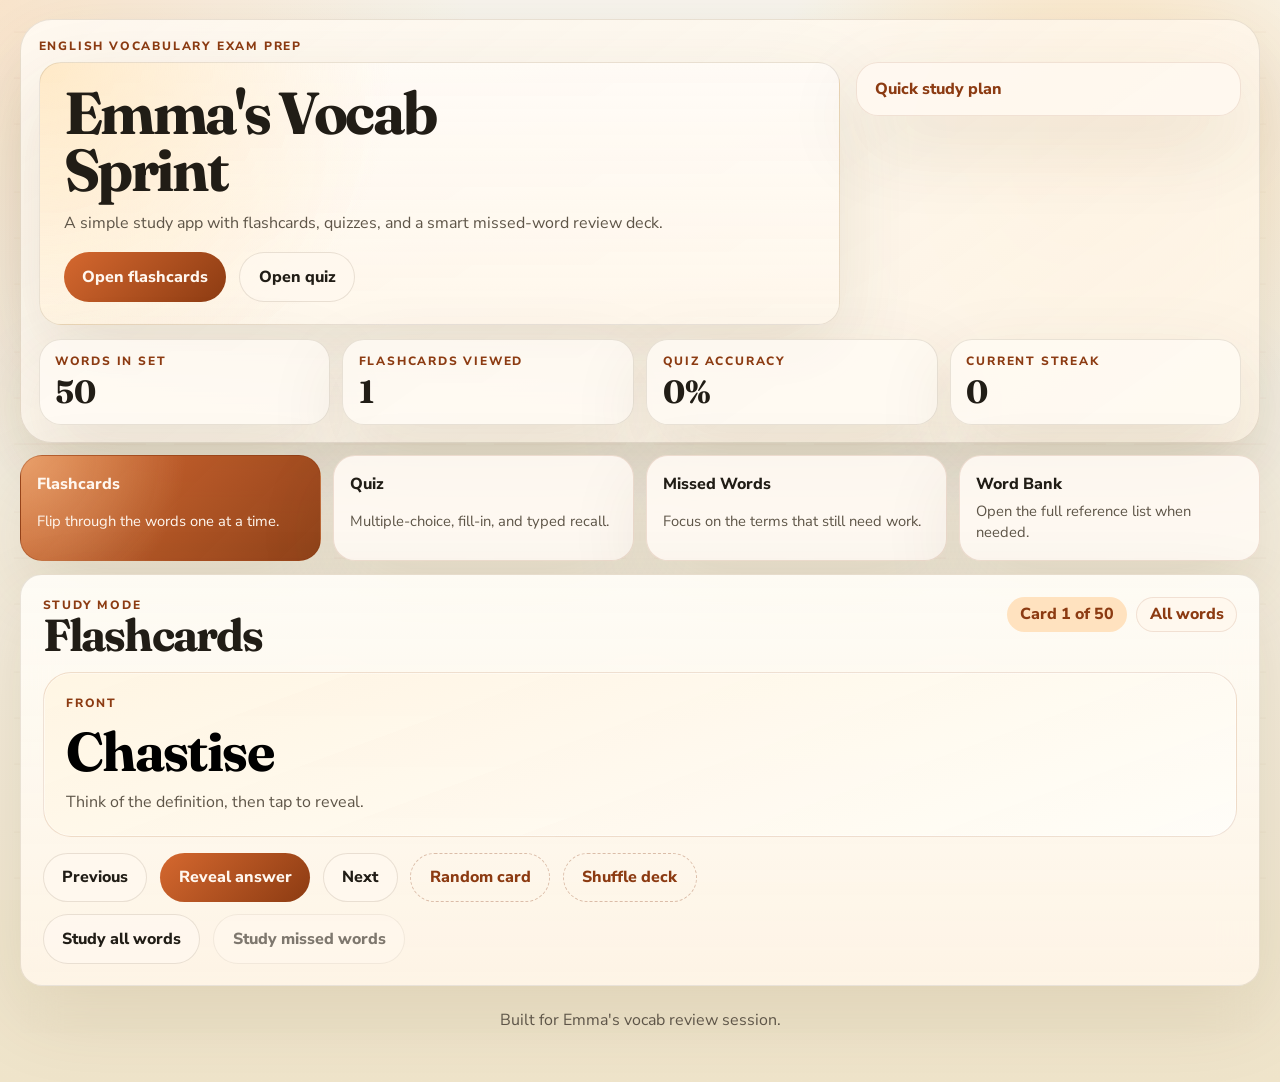
<file: emma-vocab/index.html>
<!DOCTYPE html>
<html lang="en">
  <head>
    <meta charset="UTF-8" />
    <meta name="viewport" content="width=device-width, initial-scale=1.0" />
    <title>Emma's Vocab Sprint</title>
    <meta
      name="description"
      content="A simple flashcard and quiz app for Emma's English vocabulary exam."
    />
    <link rel="preconnect" href="https://fonts.googleapis.com" />
    <link rel="preconnect" href="https://fonts.gstatic.com" crossorigin />
    <link
      href="https://fonts.googleapis.com/css2?family=Fraunces:opsz,wght@9..144,600;9..144,700&family=Nunito+Sans:wght@400;600;700;800&display=swap"
      rel="stylesheet"
    />
    <link rel="stylesheet" href="./styles.css" />
  </head>
  <body>
    <div class="page-shell">
      <header class="hero reveal">
        <p class="eyebrow">English Vocabulary Exam Prep</p>
        <div class="hero-grid">
          <div class="hero-copy">
            <h1 id="top">Emma's Vocab Sprint</h1>
            <p class="lede">
              A simple study app with flashcards, quizzes, and a smart missed-word review deck.
            </p>
            <div class="hero-actions">
              <button class="button button-primary" type="button" data-jump="flashcard-panel">
                Open flashcards
              </button>
              <button class="button button-secondary" type="button" data-jump="quiz-panel">
                Open quiz
              </button>
            </div>
          </div>

          <details class="study-guide">
            <summary>Quick study plan</summary>
            <div class="study-guide-body">
              <ol class="tip-list">
                <li>Start with flashcards and guess before revealing.</li>
                <li>Switch to quiz mode and watch the missed-word list.</li>
                <li>Finish with missed words or the word bank.</li>
              </ol>
            </div>
          </details>
        </div>

        <section class="stat-grid" aria-label="Study stats">
          <article class="stat-card">
            <p class="stat-label">Words in set</p>
            <p class="stat-value" id="total-words">0</p>
          </article>
          <article class="stat-card">
            <p class="stat-label">Flashcards viewed</p>
            <p class="stat-value" id="studied-count">0</p>
          </article>
          <article class="stat-card">
            <p class="stat-label">Quiz accuracy</p>
            <p class="stat-value" id="accuracy">0%</p>
          </article>
          <article class="stat-card">
            <p class="stat-label">Current streak</p>
            <p class="stat-value" id="streak">0</p>
          </article>
        </section>
      </header>

      <main class="study-hub reveal" id="study-hub">
        <section class="mode-switcher" aria-label="Study sections">
          <button
            class="mode-tab is-active"
            type="button"
            data-panel-target="flashcard-panel"
          >
            <span class="mode-tab-label">Flashcards</span>
            <span class="mode-tab-copy">Flip through the words one at a time.</span>
          </button>
          <button class="mode-tab" type="button" data-panel-target="quiz-panel">
            <span class="mode-tab-label">Quiz</span>
            <span class="mode-tab-copy">Multiple-choice, fill-in, and typed recall.</span>
          </button>
          <button class="mode-tab" type="button" data-panel-target="review-panel">
            <span class="mode-tab-label">Missed Words</span>
            <span class="mode-tab-copy">Focus on the terms that still need work.</span>
          </button>
          <button class="mode-tab" type="button" data-panel-target="word-bank-panel">
            <span class="mode-tab-label">Word Bank</span>
            <span class="mode-tab-copy">Open the full reference list when needed.</span>
          </button>
        </section>

        <div class="mode-panels">
        <section class="panel mode-panel reveal is-active" id="flashcard-panel">
          <div class="panel-heading">
            <div>
              <p class="section-kicker">Study Mode</p>
              <h2>Flashcards</h2>
            </div>
            <div class="pill-row">
              <p class="mini-pill" id="flashcard-progress">Card 1</p>
              <p class="mini-pill mini-pill-muted" id="flashcard-mode-label">
                All words
              </p>
            </div>
          </div>

          <button class="flashcard" id="flashcard" type="button" aria-live="polite">
            <div class="flashcard-face flashcard-front">
              <p class="face-label">Front</p>
              <h3 id="flashcard-word">Word</h3>
              <p class="face-hint">Think of the definition, then tap to reveal.</p>
            </div>
            <div class="flashcard-face flashcard-back" id="flashcard-answer" hidden>
              <p class="face-label">Back</p>
              <p class="back-label">Definition</p>
              <p class="definition" id="flashcard-definition"></p>
              <p class="back-label">Example sentences</p>
              <ul class="sentence-list" id="flashcard-sentences"></ul>
            </div>
          </button>

          <div class="panel-actions">
            <button class="button button-secondary" id="previous-card" type="button">
              Previous
            </button>
            <button class="button button-primary" id="reveal-card" type="button">
              Reveal answer
            </button>
            <button class="button button-secondary" id="next-card" type="button">
              Next
            </button>
            <button class="button button-ghost" id="random-card" type="button">
              Random card
            </button>
            <button class="button button-ghost" id="shuffle-cards" type="button">
              Shuffle deck
            </button>
          </div>

          <div class="panel-actions panel-actions-secondary">
            <button class="button button-secondary" id="study-all-cards" type="button">
              Study all words
            </button>
            <button class="button button-secondary" id="study-missed-cards" type="button">
              Study missed words
            </button>
          </div>
        </section>

        <section class="panel mode-panel reveal" id="quiz-panel" hidden>
          <div class="panel-heading">
            <div>
              <p class="section-kicker">Quiz Mode</p>
              <h2>Multiple-choice quiz</h2>
            </div>
            <div class="pill-row">
              <p class="mini-pill" id="quiz-mode-label">All words</p>
              <p class="mini-pill mini-pill-muted" id="lightning-status">
                10-question sprint
              </p>
            </div>
          </div>

          <div class="quiz-toolbar">
            <div class="segmented-control" aria-label="Quiz format">
              <button
                class="segment is-active"
                id="multiple-choice-mode"
                type="button"
              >
                Multiple choice
              </button>
              <button class="segment" id="fill-blank-mode" type="button">
                Fill in the blank
              </button>
              <button class="segment" id="typed-mode" type="button">
                Type the answer
              </button>
            </div>

            <button class="button button-ghost" id="start-lightning" type="button">
              Start lightning round
            </button>
          </div>

          <p class="quiz-intro" id="quiz-intro">
            Questions alternate between matching a word to its definition and
            matching a definition back to the correct word.
          </p>

          <div class="quiz-card">
            <p class="question-type" id="question-type"></p>
            <h3 class="quiz-question" id="quiz-question"></h3>
            <div class="option-grid" id="quiz-options"></div>
            <form class="typed-answer" id="typed-answer-form" hidden>
              <label class="sr-only" for="typed-answer-input">Type the answer</label>
              <input
                class="typed-answer-field"
                id="typed-answer-input"
                type="text"
                autocomplete="off"
                placeholder="Type the vocab word"
              />
              <button class="button button-primary" type="submit">
                Check answer
              </button>
            </form>
          </div>

          <div class="feedback" id="quiz-feedback" aria-live="polite"></div>

          <div class="panel-actions">
            <button class="button button-primary" id="next-question" type="button">
              Next question
            </button>
            <button class="button button-secondary" id="shuffle-quiz" type="button">
              Shuffle question
            </button>
          </div>
        </section>

          <section class="panel mode-panel reveal" id="review-panel" hidden>
            <div class="panel-heading">
              <div>
                <p class="section-kicker">Targeted Review</p>
                <h2>Missed words</h2>
              </div>
              <p class="mini-pill" id="missed-count">0 tracked</p>
            </div>

            <p class="review-copy">
              Every missed quiz answer lands here so Emma can focus on the
              hardest terms instead of restarting the whole list.
            </p>

            <div class="chip-list" id="missed-list"></div>

            <div class="stacked-actions">
              <button class="button button-primary" id="practice-missed" type="button">
                Practice missed words
              </button>
              <button class="button button-secondary" id="practice-all" type="button">
                Back to all words
              </button>
              <button class="button button-ghost" id="clear-missed" type="button">
                Clear missed list
              </button>
            </div>
          </section>

          <section class="panel mode-panel reveal" id="word-bank-panel" hidden>
            <div class="panel-heading">
              <div>
                <p class="section-kicker">Reference</p>
                <h2>Full word bank</h2>
              </div>
              <p class="mini-pill">Tap any word</p>
            </div>

            <div class="word-bank-list" id="word-bank-list"></div>
          </section>
        </div>
      </main>

      <footer class="footer">
        <p>Built for Emma's vocab review session.</p>
      </footer>
    </div>

    <script src="./script.js"></script>
  </body>
</html>
</file>
<file: emma-vocab/styles.css>
:root {
  --bg: #f7f4ec;
  --bg-deep: #efe4ca;
  --surface: rgba(255, 252, 245, 0.88);
  --surface-strong: rgba(255, 248, 236, 0.98);
  --text: #211d16;
  --muted: #5e5548;
  --line: rgba(72, 53, 21, 0.12);
  --accent: #d5682f;
  --accent-deep: #8c3b12;
  --accent-soft: #ffe2bf;
  --success: #1d7b58;
  --danger: #b54d3e;
  --shadow: 0 28px 80px rgba(81, 55, 12, 0.12);
  --radius-xl: 28px;
  --radius-lg: 22px;
  --radius-md: 16px;
  --radius-sm: 12px;
}

* {
  box-sizing: border-box;
}

html {
  scroll-behavior: smooth;
}

body {
  margin: 0;
  min-height: 100vh;
  font-family: "Nunito Sans", sans-serif;
  color: var(--text);
  background:
    radial-gradient(circle at top left, rgba(255, 171, 86, 0.24), transparent 28%),
    radial-gradient(circle at 85% 12%, rgba(255, 219, 165, 0.72), transparent 22%),
    linear-gradient(180deg, var(--bg) 0%, var(--bg-deep) 100%);
}

body::before {
  content: "";
  position: fixed;
  inset: 0;
  pointer-events: none;
  background-image:
    linear-gradient(rgba(255, 255, 255, 0.18), rgba(255, 255, 255, 0.18)),
    url("data:image/svg+xml,%3Csvg xmlns='http://www.w3.org/2000/svg' width='160' height='160' viewBox='0 0 160 160'%3E%3Cg fill='none' stroke='rgba(140,59,18,0.09)' stroke-width='1.25'%3E%3Cpath d='M14 32h132'/%3E%3Cpath d='M14 78h132'/%3E%3Cpath d='M14 124h132'/%3E%3C/g%3E%3C/svg%3E");
  opacity: 0.45;
}

button,
input,
textarea,
select {
  font: inherit;
}

button {
  border: 0;
  cursor: pointer;
}

a {
  color: inherit;
}

h1,
h2,
h3,
p {
  margin: 0;
}

.page-shell {
  position: relative;
  z-index: 1;
  width: min(1240px, calc(100% - 2rem));
  margin: 0 auto;
  padding: 1.2rem 0 3rem;
}

.hero,
.panel,
.footer {
  backdrop-filter: blur(18px);
}

.hero {
  padding: 1.1rem;
  border: 1px solid var(--line);
  border-radius: calc(var(--radius-xl) + 4px);
  background: linear-gradient(145deg, rgba(255, 250, 242, 0.92), rgba(255, 245, 231, 0.8));
  box-shadow: var(--shadow);
}

.eyebrow,
.section-kicker,
.face-label,
.back-label,
.stat-label,
.question-type,
.note-title {
  text-transform: uppercase;
  letter-spacing: 0.15em;
  font-weight: 800;
  font-size: 0.75rem;
  color: var(--accent-deep);
}

.hero-grid {
  display: grid;
  grid-template-columns: minmax(0, 1fr) minmax(240px, 0.48fr);
  gap: 1rem;
  align-items: start;
  margin-top: 0.5rem;
}

.hero-copy,
.stat-card,
.panel,
.quiz-card,
.feedback,
.chip,
.word-bank-item {
  border: 1px solid var(--line);
  border-radius: var(--radius-lg);
  background: var(--surface);
  box-shadow: var(--shadow);
}

.hero-copy {
  padding: 1.4rem 1.5rem;
  background:
    radial-gradient(circle at top left, rgba(255, 230, 190, 0.82), transparent 42%),
    linear-gradient(180deg, rgba(255, 251, 246, 0.98), rgba(255, 247, 235, 0.9));
}

h1,
h2 {
  font-family: "Fraunces", serif;
  font-weight: 700;
  letter-spacing: -0.04em;
  line-height: 0.96;
}

h1 {
  max-width: 10ch;
  font-size: clamp(2.4rem, 5.2vw, 3.7rem);
}

h2 {
  font-size: clamp(2rem, 4vw, 2.8rem);
}

.lede,
.hero-note li,
.quiz-intro,
.review-copy,
.definition,
.sentence-list,
.feedback,
.word-bank-copy,
.footer {
  color: var(--muted);
  line-height: 1.65;
}

.lede {
  max-width: 38rem;
  margin-top: 0.7rem;
  font-size: 1rem;
}

.tip-list {
  padding-left: 1.15rem;
  margin: 0.8rem 0 0;
  display: grid;
  gap: 0.65rem;
  color: var(--muted);
}

.hero-actions,
.panel-actions,
.stacked-actions {
  display: flex;
  flex-wrap: wrap;
  gap: 0.8rem;
}

.hero-actions {
  margin-top: 1rem;
}

.button {
  display: inline-flex;
  align-items: center;
  justify-content: center;
  min-height: 3rem;
  padding: 0.8rem 1.15rem;
  border-radius: 999px;
  font-weight: 800;
  transition:
    transform 160ms ease,
    box-shadow 160ms ease,
    background-color 160ms ease,
    color 160ms ease;
}

.button:hover,
.button:focus-visible,
.option-button:hover,
.option-button:focus-visible,
.flashcard:hover,
.flashcard:focus-visible,
.word-bank-item summary:focus-visible {
  transform: translateY(-2px);
}

.button:focus-visible,
.option-button:focus-visible,
.flashcard:focus-visible,
.word-bank-item summary:focus-visible {
  outline: 3px solid rgba(213, 104, 47, 0.25);
  outline-offset: 3px;
}

.button-primary {
  color: #fff7ef;
  background: linear-gradient(135deg, var(--accent), var(--accent-deep));
}

.button-secondary {
  color: var(--text);
  background: rgba(255, 248, 238, 0.92);
  border: 1px solid var(--line);
}

.button-ghost {
  color: var(--accent-deep);
  background: transparent;
  border: 1px dashed rgba(140, 59, 18, 0.3);
}

.stat-grid {
  display: grid;
  grid-template-columns: repeat(4, minmax(0, 1fr));
  gap: 0.8rem;
  margin-top: 0.85rem;
}

.stat-card {
  padding: 0.8rem 0.95rem;
  background: rgba(255, 251, 244, 0.84);
}

.stat-value {
  margin-top: 0.2rem;
  font-family: "Fraunces", serif;
  font-weight: 700;
  font-size: clamp(1.35rem, 4vw, 2rem);
}

.study-hub {
  margin-top: 0.75rem;
}

.mode-switcher {
  display: grid;
  grid-template-columns: repeat(4, minmax(0, 1fr));
  gap: 0.75rem;
}

.mode-tab {
  display: grid;
  gap: 0.35rem;
  padding: 1.05rem 1rem;
  border: 1px solid rgba(140, 59, 18, 0.14);
  border-radius: var(--radius-lg);
  text-align: left;
  background: rgba(255, 250, 243, 0.9);
  box-shadow: var(--shadow);
  transition:
    transform 160ms ease,
    background-color 160ms ease,
    border-color 160ms ease;
}

.mode-tab:hover,
.mode-tab:focus-visible {
  transform: translateY(-2px);
}

.mode-tab:focus-visible {
  outline: 3px solid rgba(213, 104, 47, 0.25);
  outline-offset: 3px;
}

.mode-tab.is-active {
  background:
    radial-gradient(circle at top left, rgba(255, 221, 171, 0.46), transparent 52%),
    linear-gradient(135deg, rgba(213, 104, 47, 0.98), rgba(140, 59, 18, 0.96));
  border-color: rgba(140, 59, 18, 0.35);
}

.mode-tab-label {
  font-weight: 800;
  color: var(--text);
}

.mode-tab-copy {
  color: var(--muted);
  line-height: 1.45;
  font-size: 0.92rem;
}

.mode-tab.is-active .mode-tab-label,
.mode-tab.is-active .mode-tab-copy {
  color: #fff7ef;
}

.mode-panels {
  position: relative;
  margin-top: 0.8rem;
}

.panel {
  padding: 1.35rem;
  background: linear-gradient(180deg, rgba(255, 252, 246, 0.94), rgba(255, 246, 233, 0.88));
}

.mode-panel {
  min-height: 24rem;
}

.mode-panel + .mode-panel {
  margin-top: 1rem;
}

.panel-heading {
  display: flex;
  align-items: flex-start;
  justify-content: space-between;
  gap: 1rem;
  margin-bottom: 1rem;
}

.study-guide {
  border: 1px solid rgba(140, 59, 18, 0.12);
  border-radius: var(--radius-lg);
  background: rgba(255, 249, 240, 0.86);
  box-shadow: var(--shadow);
  overflow: hidden;
}

.study-guide summary {
  padding: 0.95rem 1.1rem;
  font-weight: 800;
  color: var(--accent-deep);
  cursor: pointer;
  list-style: none;
}

.study-guide summary::-webkit-details-marker {
  display: none;
}

.study-guide-body {
  padding: 0 1.1rem 1rem;
}

.pill-row {
  display: flex;
  flex-wrap: wrap;
  justify-content: flex-end;
  gap: 0.55rem;
}

.mini-pill {
  display: inline-flex;
  align-items: center;
  justify-content: center;
  min-height: 2.2rem;
  padding: 0.35rem 0.8rem;
  border-radius: 999px;
  background: var(--accent-soft);
  color: var(--accent-deep);
  font-weight: 800;
  text-align: center;
}

.mini-pill-muted {
  background: rgba(255, 248, 238, 0.92);
  border: 1px solid rgba(140, 59, 18, 0.12);
}

.flashcard {
  width: 100%;
  padding: 1.4rem;
  border-radius: var(--radius-xl);
  background:
    linear-gradient(160deg, rgba(255, 245, 226, 0.95), rgba(255, 253, 248, 0.98));
  border: 1px solid rgba(140, 59, 18, 0.14);
  text-align: left;
  box-shadow: inset 0 0 0 1px rgba(255, 255, 255, 0.4);
  transition: transform 160ms ease, box-shadow 160ms ease;
}

.flashcard.is-revealed {
  background:
    linear-gradient(160deg, rgba(255, 240, 218, 0.95), rgba(255, 251, 243, 0.98));
}

.flashcard-face + .flashcard-face {
  margin-top: 1.4rem;
  padding-top: 1.2rem;
  border-top: 1px dashed rgba(140, 59, 18, 0.2);
}

.flashcard-front h3,
.quiz-question {
  margin-top: 0.8rem;
  font-family: "Fraunces", serif;
  font-weight: 700;
  letter-spacing: -0.03em;
  line-height: 1.02;
}

.flashcard-front h3 {
  font-size: clamp(2.2rem, 5vw, 3.4rem);
}

.face-hint {
  margin-top: 0.75rem;
  color: var(--muted);
}

.back-label {
  margin-top: 1rem;
}

.definition {
  margin-top: 0.4rem;
  font-size: 1.1rem;
  color: var(--text);
  font-weight: 700;
}

.sentence-list {
  margin: 0.45rem 0 0;
  padding-left: 1.15rem;
}

.panel-actions {
  margin-top: 1rem;
}

.panel-actions-secondary {
  margin-top: 0.75rem;
}

.quiz-toolbar {
  display: flex;
  flex-wrap: wrap;
  align-items: center;
  justify-content: space-between;
  gap: 0.8rem;
  margin-bottom: 1rem;
}

.segmented-control {
  display: inline-flex;
  flex-wrap: wrap;
  gap: 0.45rem;
  padding: 0.35rem;
  border: 1px solid var(--line);
  border-radius: 999px;
  background: rgba(255, 248, 238, 0.88);
}

.segment {
  min-height: 2.75rem;
  padding: 0.7rem 1rem;
  border-radius: 999px;
  background: transparent;
  color: var(--muted);
  font-weight: 800;
  transition:
    background-color 160ms ease,
    color 160ms ease,
    transform 160ms ease;
}

.segment.is-active {
  color: #fff7ef;
  background: linear-gradient(135deg, var(--accent), var(--accent-deep));
}

.quiz-intro {
  margin-bottom: 1rem;
}

.quiz-card {
  padding: 1.2rem;
  background:
    radial-gradient(circle at top right, rgba(255, 226, 191, 0.88), transparent 26%),
    linear-gradient(180deg, rgba(255, 252, 246, 0.98), rgba(255, 247, 236, 0.94));
}

.question-type {
  color: var(--accent);
}

.quiz-question {
  font-size: clamp(1.8rem, 4vw, 2.6rem);
  margin-top: 0.5rem;
}

.option-grid {
  display: grid;
  gap: 0.75rem;
  margin-top: 1rem;
}

.typed-answer {
  display: grid;
  gap: 0.75rem;
  margin-top: 1rem;
}

.typed-answer-field {
  width: 100%;
  min-height: 3.25rem;
  padding: 0.85rem 1rem;
  border: 1px solid var(--line);
  border-radius: var(--radius-md);
  background: rgba(255, 252, 247, 0.96);
  color: var(--text);
}

.typed-answer-field:focus-visible {
  outline: 3px solid rgba(213, 104, 47, 0.25);
  outline-offset: 3px;
}

.option-button {
  width: 100%;
  padding: 1rem;
  border-radius: var(--radius-md);
  text-align: left;
  background: rgba(255, 250, 243, 0.92);
  border: 1px solid var(--line);
  color: var(--text);
  transition:
    transform 160ms ease,
    border-color 160ms ease,
    background-color 160ms ease,
    box-shadow 160ms ease;
}

.option-button.is-correct {
  border-color: rgba(29, 123, 88, 0.35);
  background: rgba(223, 247, 238, 0.95);
}

.option-button.is-wrong {
  border-color: rgba(181, 77, 62, 0.3);
  background: rgba(255, 233, 228, 0.95);
}

.option-button:disabled {
  cursor: default;
}

.button:disabled,
.segment:disabled {
  opacity: 0.58;
  cursor: not-allowed;
  transform: none;
}

.feedback {
  min-height: 5.5rem;
  margin-top: 1rem;
  padding: 1rem 1.1rem;
  background: rgba(255, 250, 243, 0.82);
}

.feedback.is-correct {
  border-color: rgba(29, 123, 88, 0.26);
}

.feedback.is-wrong {
  border-color: rgba(181, 77, 62, 0.24);
}

.chip-list {
  display: flex;
  flex-wrap: wrap;
  gap: 0.65rem;
  min-height: 3rem;
  margin-top: 1rem;
}

.chip {
  display: inline-flex;
  align-items: center;
  gap: 0.45rem;
  padding: 0.6rem 0.8rem;
  border-radius: 999px;
  background: rgba(255, 249, 239, 0.92);
  box-shadow: none;
}

.chip strong {
  font-size: 0.95rem;
}

.chip-count {
  display: inline-flex;
  align-items: center;
  justify-content: center;
  min-width: 1.7rem;
  min-height: 1.7rem;
  padding: 0 0.45rem;
  border-radius: 999px;
  background: var(--accent-soft);
  color: var(--accent-deep);
  font-size: 0.82rem;
  font-weight: 800;
}

.stacked-actions {
  margin-top: 1rem;
}

.word-bank-list {
  display: grid;
  gap: 0.75rem;
}

.word-bank-item {
  overflow: hidden;
  box-shadow: none;
  background: rgba(255, 251, 245, 0.92);
}

.word-bank-item summary {
  list-style: none;
  padding: 1rem 1.1rem;
  font-weight: 800;
  cursor: pointer;
}

.word-bank-item summary::-webkit-details-marker {
  display: none;
}

.word-bank-copy {
  padding: 0 1.1rem 1rem;
}

.word-bank-copy p + p,
.word-bank-copy ul {
  margin-top: 0.6rem;
}

.footer {
  padding: 1.3rem 0.4rem 0;
  text-align: center;
}

.sr-only {
  position: absolute;
  width: 1px;
  height: 1px;
  padding: 0;
  margin: -1px;
  overflow: hidden;
  clip: rect(0, 0, 0, 0);
  white-space: nowrap;
  border: 0;
}

.reveal {
  opacity: 0;
  transform: translateY(22px);
  transition:
    opacity 520ms ease,
    transform 520ms ease;
}

.reveal.is-visible {
  opacity: 1;
  transform: translateY(0);
}

@media (max-width: 1080px) {
  .mode-switcher {
    grid-template-columns: repeat(2, minmax(0, 1fr));
  }
}

@media (max-width: 860px) {
  .hero-grid,
  .stat-grid,
  .mode-switcher {
    grid-template-columns: minmax(0, 1fr);
  }

  .page-shell {
    width: min(100%, calc(100% - 1rem));
    padding-top: 0.5rem;
  }

  .hero,
  .panel {
    padding: 1rem;
  }

  .panel-heading {
    flex-direction: column;
  }

  .pill-row {
    justify-content: flex-start;
  }
}

@media (max-width: 560px) {
  h1 {
    font-size: clamp(2rem, 11vw, 2.9rem);
  }

  .flashcard-front h3,
  .quiz-question {
    font-size: clamp(1.8rem, 10vw, 2.5rem);
  }

  .button,
  .panel-actions .button,
  .stacked-actions .button {
    width: 100%;
  }
}
</file>
